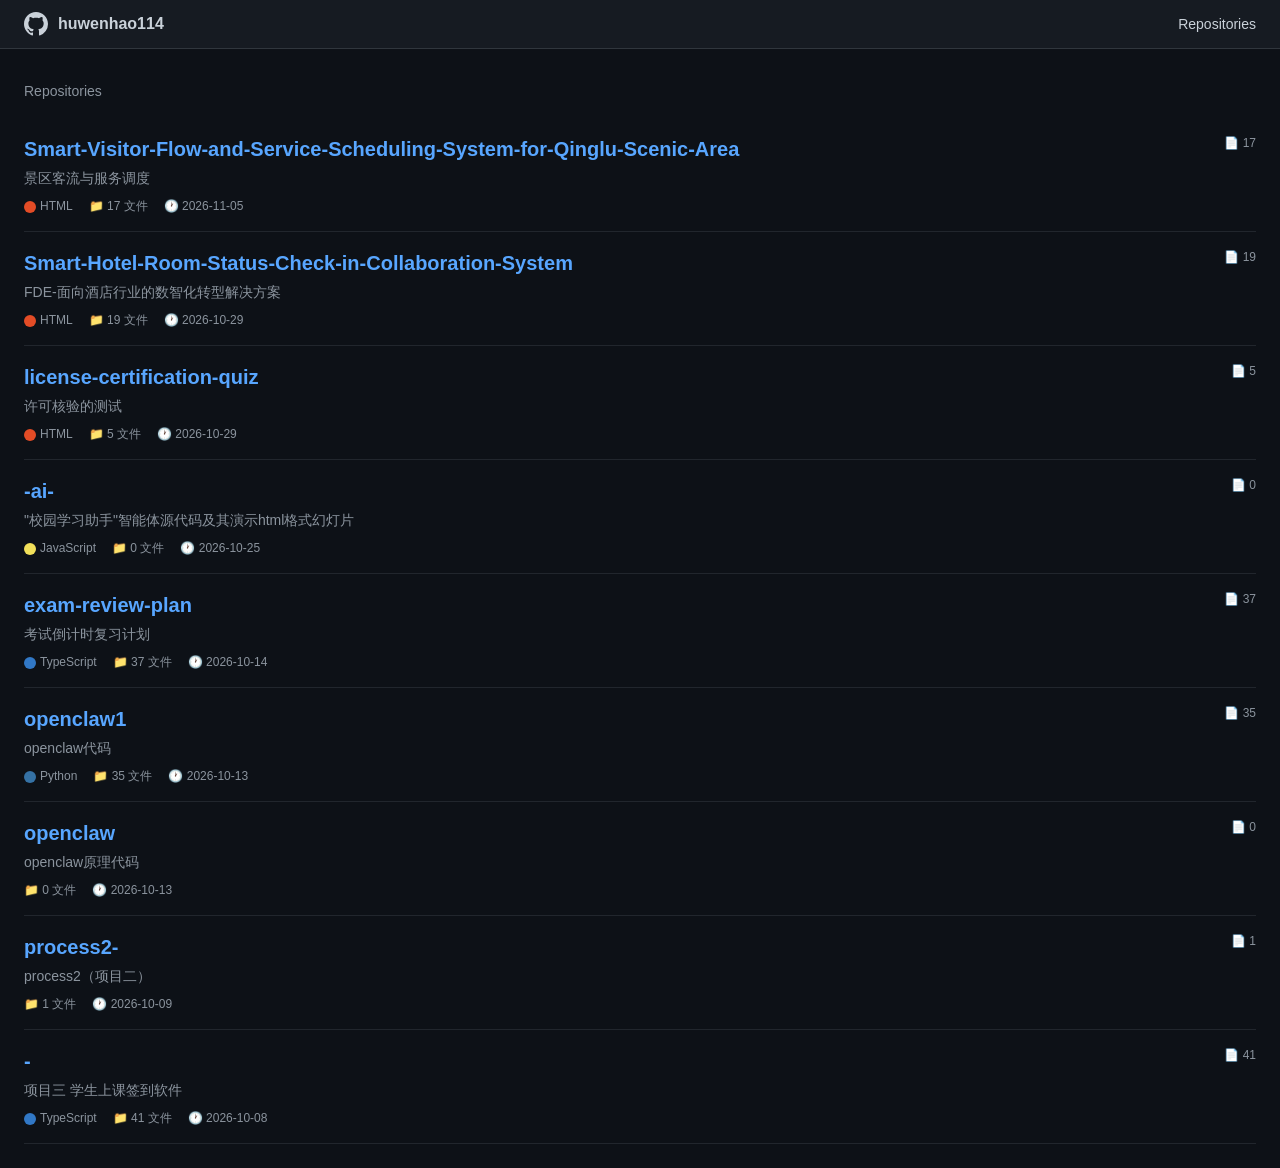
<file: index.html>
<!DOCTYPE html>
<html lang="zh-CN">
<head>
<meta charset="UTF-8">
<meta name="viewport" content="width=device-width, initial-scale=1.0">
<title>huwenhao114 · GitHub 备份</title>
<link rel="stylesheet" href="css/style.css">
</head>
<body>
<header>
  <div class="header-inner">
    <div class="logo" onclick="navigate('')">
      <svg viewBox="0 0 16 16" width="24" height="24" fill="currentColor"><path d="M8 0C3.58 0 0 3.58 0 8c0 3.54 2.29 6.53 5.47 7.59.4.07.55-.17.55-.38 0-.19-.01-.82-.01-1.49-2.01.37-2.53-.49-2.69-.94-.09-.23-.48-.94-.82-1.13-.28-.15-.68-.52-.01-.53.63-.01 1.08.58 1.23.82.72 1.21 1.87.87 2.33.66.07-.52.28-.87.51-1.07-1.78-.2-3.64-.89-3.64-3.95 0-.87.31-1.59.82-2.15-.08-.2-.36-1.02.08-2.12 0 0 .67-.21 2.2.82.64-.18 1.32-.27 2-.27.68 0 1.36.09 2 .27 1.53-1.04 2.2-.82 2.2-.82.44 1.1.16 1.92.08 2.12.51.56.82 1.27.82 2.15 0 3.07-1.87 3.75-3.65 3.95.29.25.54.73.54 1.48 0 1.07-.01 1.93-.01 2.2 0 .21.15.46.55.38A8.013 8.013 0 0016 8c0-4.42-3.58-8-8-8z"/></svg>
      <span>huwenhao114</span>
    </div>
    <div class="nav">
      <a href="#" onclick="navigate('');return false;">Repositories</a>
    </div>
  </div>
</header>

<main>
  <div id="breadcrumb"></div>
  <div id="content"></div>
</main>

<script src="js/repo-index.js"></script>
<script src="js/app.js"></script>
</body>
</html>
</file>
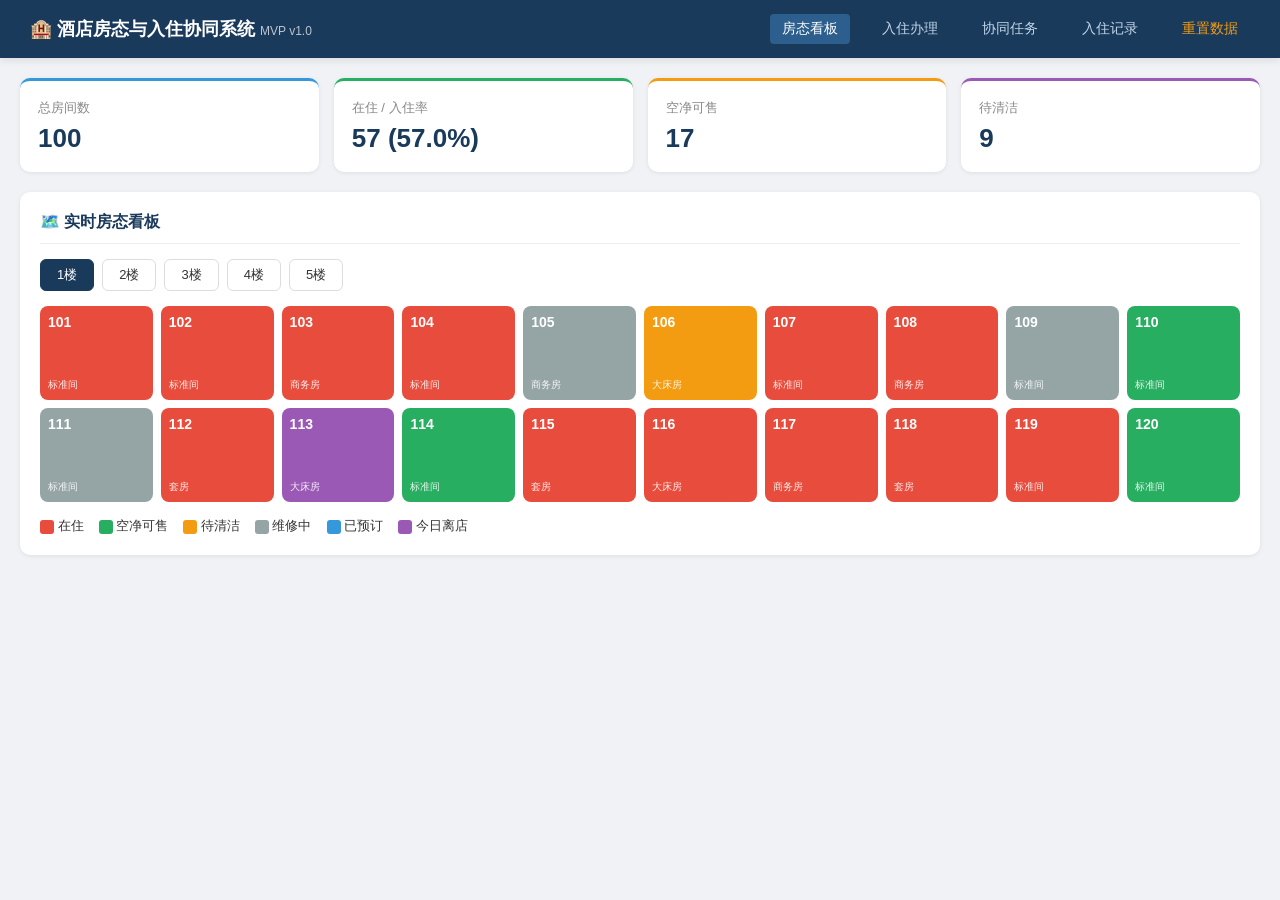
<file: repos/Smart-Hotel-Room-Status-Check-in-Collaboration-System/06-MVP/index.html>
<!DOCTYPE html>
<html lang="zh-CN">
<head>
<meta charset="UTF-8">
<meta name="viewport" content="width=device-width, initial-scale=1.0">
<title>酒店房态与入住协同系统 MVP</title>
<link rel="stylesheet" href="css/style.css">
</head>
<body>
<div class="navbar">
  <h1>🏨 酒店房态与入住协同系统 <small style="font-weight:normal;font-size:12px;opacity:0.7">MVP v1.0</small></h1>
  <div class="nav-links">
    <a href="#" data-page="page-board" class="active" onclick="showPage('page-board');return false">房态看板</a>
    <a href="#" data-page="page-checkin" onclick="showPage('page-checkin');return false">入住办理</a>
    <a href="#" data-page="page-tasks" onclick="showPage('page-tasks');return false">协同任务</a>
    <a href="#" data-page="page-records" onclick="showPage('page-records');return false">入住记录</a>
    <a href="#" onclick="resetData();return false" style="color:#f39c12">重置数据</a>
  </div>
</div>

<div class="container">
  <!-- 统计卡片 -->
  <div class="stats-row">
    <div class="stat-card"><div class="stat-label">总房间数</div><div class="stat-value" id="statTotal">100</div></div>
    <div class="stat-card green"><div class="stat-label">在住 / 入住率</div><div class="stat-value" id="statOcc">—</div></div>
    <div class="stat-card orange"><div class="stat-label">空净可售</div><div class="stat-value" id="statVac">—</div></div>
    <div class="stat-card purple"><div class="stat-label">待清洁</div><div class="stat-value" id="statCln">—</div></div>
  </div>

  <!-- 房态看板 -->
  <div class="page active" id="page-board">
    <div class="panel">
      <div class="panel-title">🗺️ 实时房态看板</div>
      <div class="floor-tabs"></div>
      <div class="room-board" id="roomBoard"></div>
      <div style="margin-top:15px;display:flex;gap:15px;flex-wrap:wrap;font-size:13px">
        <span><span style="display:inline-block;width:14px;height:14px;background:#e74c3c;border-radius:3px;vertical-align:middle"></span> 在住</span>
        <span><span style="display:inline-block;width:14px;height:14px;background:#27ae60;border-radius:3px;vertical-align:middle"></span> 空净可售</span>
        <span><span style="display:inline-block;width:14px;height:14px;background:#f39c12;border-radius:3px;vertical-align:middle"></span> 待清洁</span>
        <span><span style="display:inline-block;width:14px;height:14px;background:#95a5a6;border-radius:3px;vertical-align:middle"></span> 维修中</span>
        <span><span style="display:inline-block;width:14px;height:14px;background:#3498db;border-radius:3px;vertical-align:middle"></span> 已预订</span>
        <span><span style="display:inline-block;width:14px;height:14px;background:#9b59b6;border-radius:3px;vertical-align:middle"></span> 今日离店</span>
      </div>
    </div>
  </div>

  <!-- 入住办理 -->
  <div class="page" id="page-checkin">
    <div class="panel">
      <div class="panel-title">📝 客人入住办理</div>
      <div class="form-row">
        <div class="form-group"><label>客人姓名 *</label><input id="ciName" placeholder="请输入姓名"></div>
        <div class="form-group"><label>证件号 *</label><input id="ciIdcard" placeholder="身份证号"></div>
      </div>
      <div class="form-row">
        <div class="form-group"><label>联系电话</label><input id="ciPhone" placeholder="手机号"></div>
        <div class="form-group"><label>选择房间 *</label><select id="ciRoomSelect"></select></div>
      </div>
      <div class="form-row">
        <div class="form-group"><label>入住方式</label>
          <select id="ciWay"><option>自助机</option><option>小程序</option><option>前台人工</option></select>
        </div>
        <div class="form-group"><label>押金(元)</label><input id="ciDeposit" type="number" value="300"></div>
      </div>
      <button class="btn btn-primary" onclick="doCheckin()">确认办理入住</button>
    </div>
  </div>

  <!-- 协同任务 -->
  <div class="page" id="page-tasks">
    <div class="panel">
      <div class="panel-title" style="display:flex;justify-content:space-between;align-items:center">
        <span>⚡ 跨部门协同任务</span>
        <button class="btn btn-primary" onclick="addTask()">+ 新建任务</button>
      </div>
      <div id="taskList"></div>
    </div>
  </div>

  <!-- 入住记录 -->
  <div class="page" id="page-records">
    <div class="panel">
      <div class="panel-title">📋 入住记录</div>
      <table>
        <thead><tr><th>房号</th><th>房型</th><th>客人</th><th>证件号</th><th>入住方式</th><th>押金</th><th>办理时间</th></tr></thead>
        <tbody id="recordsBody"></tbody>
      </table>
    </div>
  </div>
</div>

<!-- 房间详情模态框 -->
<div class="modal-mask" id="roomModal">
  <div class="modal">
    <h3>房间详情 - <span id="modalRoomNum"></span></h3>
    <div class="form-row">
      <div class="form-group"><label>房型</label><div id="modalRoomType" style="padding:8px 0;color:#555"></div></div>
      <div class="form-group"><label>当前状态</label><div id="modalStatus" style="padding:6px 0"></div></div>
    </div>
    <div class="form-row">
      <div class="form-group"><label>入住客人</label><div id="modalGuest" style="padding:8px 0;color:#555"></div></div>
      <div class="form-group"><label>入住时间</label><div id="modalCheckinTime" style="padding:8px 0;color:#555"></div></div>
    </div>
    <div class="form-group" style="margin-top:10px"><label>修改房态</label>
      <select id="modalStatusSelect"></select>
    </div>
    <div class="modal-actions">
      <button class="btn btn-ghost" onclick="document.getElementById('roomModal').classList.remove('show')">取消</button>
      <button class="btn btn-primary" onclick="saveRoomStatus()">保存</button>
    </div>
  </div>
</div>

<div class="toast" id="toast"></div>
<script src="js/app.js"></script>
</body>
</html>
</file>
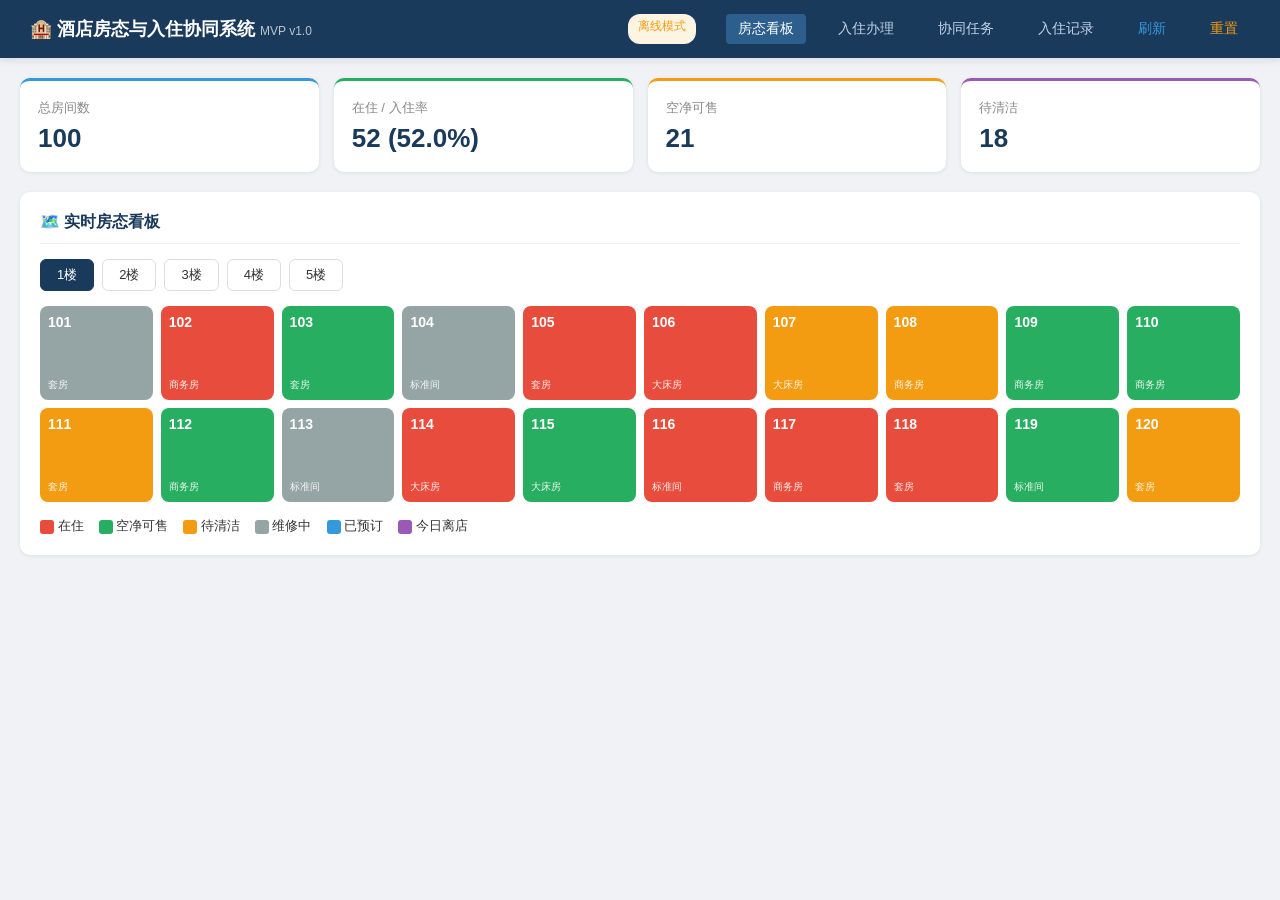
<file: repos/Smart-Hotel-Room-Status-Check-in-Collaboration-System/06-MVP/frontend/index.html>
<!DOCTYPE html>
<html lang="zh-CN">
<head>
<meta charset="UTF-8">
<meta name="viewport" content="width=device-width, initial-scale=1.0">
<title>酒店房态与入住协同系统 MVP</title>
<link rel="stylesheet" href="css/style.css">
</head>
<body>
<div class="navbar">
  <h1>🏨 酒店房态与入住协同系统 <small style="font-weight:normal;font-size:12px;opacity:0.7">MVP v1.0</small></h1>
  <div class="nav-links">
    <span id="modeBadge" class="tag tag-orange" style="margin-right:10px;padding:4px 10px">检测中...</span>
    <a href="#" data-page="page-board" class="active" onclick="showPage('page-board');return false">房态看板</a>
    <a href="#" data-page="page-checkin" onclick="showPage('page-checkin');return false">入住办理</a>
    <a href="#" data-page="page-tasks" onclick="showPage('page-tasks');return false">协同任务</a>
    <a href="#" data-page="page-records" onclick="showPage('page-records');return false">入住记录</a>
    <a href="#" onclick="refreshData();return false" style="color:#3498db">刷新</a>
    <a href="#" onclick="resetData();return false" style="color:#f39c12">重置</a>
  </div>
</div>

<div class="container">
  <div class="stats-row">
    <div class="stat-card"><div class="stat-label">总房间数</div><div class="stat-value" id="statTotal">100</div></div>
    <div class="stat-card green"><div class="stat-label">在住 / 入住率</div><div class="stat-value" id="statOcc">—</div></div>
    <div class="stat-card orange"><div class="stat-label">空净可售</div><div class="stat-value" id="statVac">—</div></div>
    <div class="stat-card purple"><div class="stat-label">待清洁</div><div class="stat-value" id="statCln">—</div></div>
  </div>

  <div class="page active" id="page-board">
    <div class="panel">
      <div class="panel-title">🗺️ 实时房态看板</div>
      <div class="floor-tabs"></div>
      <div class="room-board" id="roomBoard"></div>
      <div style="margin-top:15px;display:flex;gap:15px;flex-wrap:wrap;font-size:13px">
        <span><span style="display:inline-block;width:14px;height:14px;background:#e74c3c;border-radius:3px;vertical-align:middle"></span> 在住</span>
        <span><span style="display:inline-block;width:14px;height:14px;background:#27ae60;border-radius:3px;vertical-align:middle"></span> 空净可售</span>
        <span><span style="display:inline-block;width:14px;height:14px;background:#f39c12;border-radius:3px;vertical-align:middle"></span> 待清洁</span>
        <span><span style="display:inline-block;width:14px;height:14px;background:#95a5a6;border-radius:3px;vertical-align:middle"></span> 维修中</span>
        <span><span style="display:inline-block;width:14px;height:14px;background:#3498db;border-radius:3px;vertical-align:middle"></span> 已预订</span>
        <span><span style="display:inline-block;width:14px;height:14px;background:#9b59b6;border-radius:3px;vertical-align:middle"></span> 今日离店</span>
      </div>
    </div>
  </div>

  <div class="page" id="page-checkin">
    <div class="panel">
      <div class="panel-title">📝 客人入住办理</div>
      <div class="form-row">
        <div class="form-group"><label>客人姓名 *</label><input id="ciName" placeholder="请输入姓名"></div>
        <div class="form-group"><label>证件号 *</label><input id="ciIdcard" placeholder="身份证号"></div>
      </div>
      <div class="form-row">
        <div class="form-group"><label>联系电话</label><input id="ciPhone" placeholder="手机号"></div>
        <div class="form-group"><label>选择房间 *</label><select id="ciRoomSelect"></select></div>
      </div>
      <div class="form-row">
        <div class="form-group"><label>入住方式</label>
          <select id="ciWay"><option>自助机</option><option>小程序</option><option>前台人工</option></select>
        </div>
        <div class="form-group"><label>押金(元)</label><input id="ciDeposit" type="number" value="300"></div>
      </div>
      <button class="btn btn-primary" onclick="doCheckin()">确认办理入住</button>
    </div>
  </div>

  <div class="page" id="page-tasks">
    <div class="panel">
      <div class="panel-title" style="display:flex;justify-content:space-between;align-items:center">
        <span>⚡ 跨部门协同任务</span>
        <button class="btn btn-primary" onclick="addTask()">+ 新建任务</button>
      </div>
      <div id="taskList"></div>
    </div>
  </div>

  <div class="page" id="page-records">
    <div class="panel">
      <div class="panel-title">📋 入住记录</div>
      <table>
        <thead><tr><th>房号</th><th>房型</th><th>客人</th><th>证件号</th><th>入住方式</th><th>押金</th><th>办理时间</th></tr></thead>
        <tbody id="recordsBody"></tbody>
      </table>
    </div>
  </div>
</div>

<div class="modal-mask" id="roomModal">
  <div class="modal">
    <h3>房间详情 - <span id="modalRoomNum"></span></h3>
    <div class="form-row">
      <div class="form-group"><label>房型</label><div id="modalRoomType" style="padding:8px 0;color:#555"></div></div>
      <div class="form-group"><label>当前状态</label><div id="modalStatus" style="padding:6px 0"></div></div>
    </div>
    <div class="form-row">
      <div class="form-group"><label>入住客人</label><div id="modalGuest" style="padding:8px 0;color:#555"></div></div>
      <div class="form-group"><label>入住时间</label><div id="modalCheckinTime" style="padding:8px 0;color:#555"></div></div>
    </div>
    <div class="form-group" style="margin-top:10px"><label>修改房态</label>
      <select id="modalStatusSelect"></select>
    </div>
    <div class="modal-actions">
      <button class="btn btn-ghost" onclick="document.getElementById('roomModal').classList.remove('show')">取消</button>
      <button class="btn btn-primary" onclick="saveRoomStatus()">保存</button>
    </div>
  </div>
</div>

<div class="toast" id="toast"></div>
<script src="js/app.js"></script>
</body>
</html>
</file>
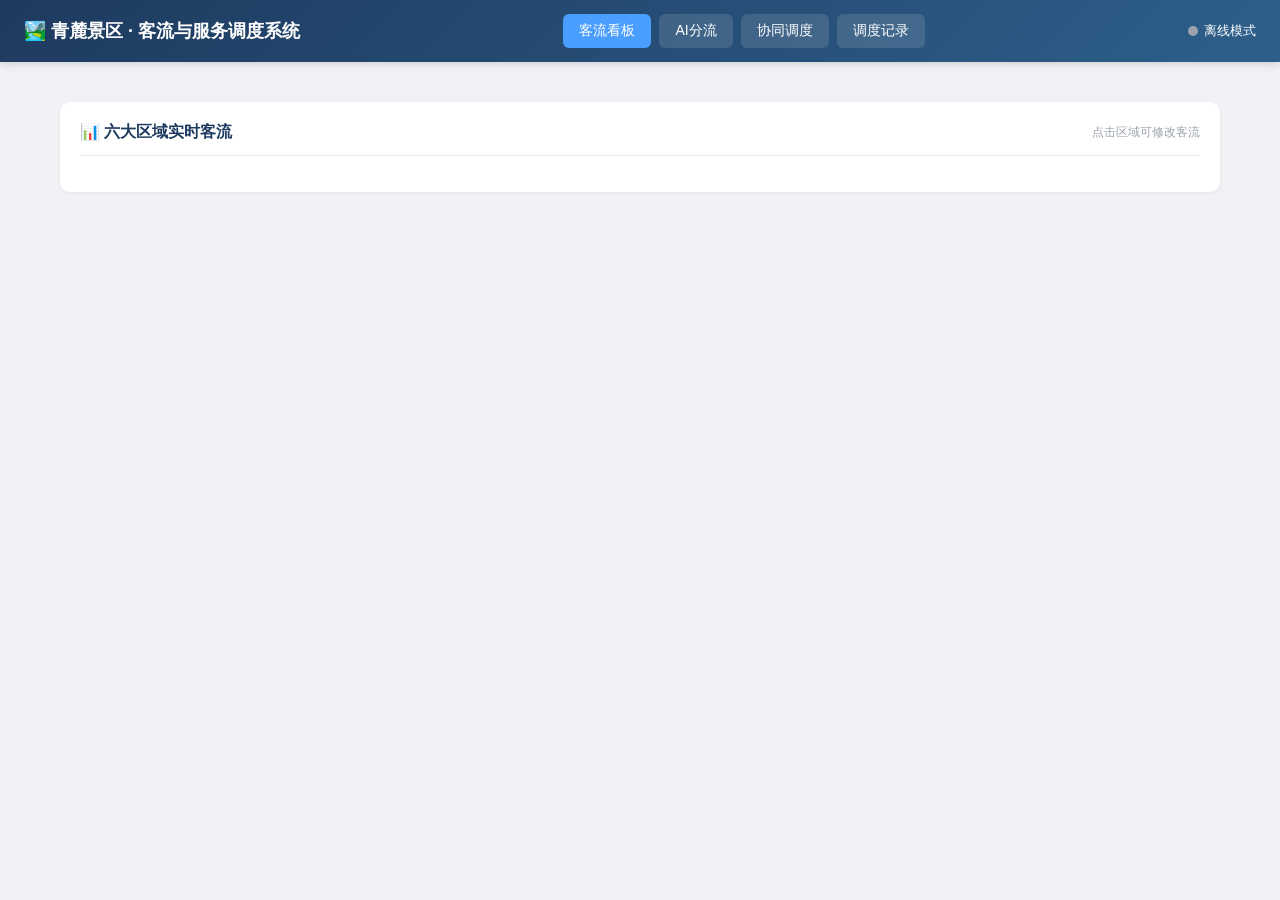
<file: repos/Smart-Visitor-Flow-and-Service-Scheduling-System-for-Qinglu-Scenic-Area/06-MVP/frontend/index.html>
<!DOCTYPE html>
<html lang="zh-CN">
<head>
<meta charset="UTF-8">
<meta name="viewport" content="width=device-width, initial-scale=1.0">
<title>青麓景区 · 客流与服务调度系统 MVP</title>
<link rel="stylesheet" href="css/style.css">
</head>
<body>
<header>
  <div class="logo">🏞️ 青麓景区 · 客流与服务调度系统</div>
  <nav>
    <button class="nav-btn active" data-view="dashboard">客流看板</button>
    <button class="nav-btn" data-view="ai">AI分流</button>
    <button class="nav-btn" data-view="tasks">协同调度</button>
    <button class="nav-btn" data-view="records">调度记录</button>
  </nav>
  <div class="status" id="statusDot">
    <span class="dot"></span><span id="statusText">检测中...</span>
  </div>
</header>

<main>
  <!-- 统计卡片 -->
  <div class="stats" id="statsBar"></div>

  <!-- 客流看板 -->
  <section class="view active" id="view-dashboard">
    <div class="panel">
      <div class="panel-head"><h2>📊 六大区域实时客流</h2><span>点击区域可修改客流</span></div>
      <div class="area-grid" id="areaGrid"></div>
    </div>
  </section>

  <!-- AI分流 -->
  <section class="view" id="view-ai">
    <div class="panel">
      <div class="panel-head"><h2>🤖 AI智能分流建议</h2><button class="btn-primary" onclick="loadAI()">刷新建议</button></div>
      <div id="aiSuggestions" class="ai-list"></div>
    </div>
  </section>

  <!-- 协同调度 -->
  <section class="view" id="view-tasks">
    <div class="panel">
      <div class="panel-head">
        <h2>🔧 协同调度工单</h2>
        <button class="btn-primary" onclick="showTaskForm()">+ 新建任务</button>
      </div>
      <div id="taskForm" class="task-form" style="display:none">
        <input id="tfTitle" placeholder="任务标题">
        <input id="tfDesc" placeholder="任务描述">
        <select id="tfDept">
          <option>入口引导员</option><option>区域引导员</option>
          <option>保洁</option><option>安保</option><option>客服</option><option>设备维护</option>
        </select>
        <select id="tfPri">
          <option value="high">高</option><option value="mid" selected>中</option><option value="low">低</option>
        </select>
        <button class="btn-primary" onclick="createTask()">提交</button>
        <button class="btn-ghost" onclick="document.getElementById('taskForm').style.display='none'">取消</button>
      </div>
      <div id="taskList" class="task-list"></div>
    </div>
  </section>

  <!-- 调度记录 -->
  <section class="view" id="view-records">
    <div class="panel">
      <div class="panel-head"><h2>📋 客流变更记录</h2></div>
      <table class="record-table">
        <thead><tr><th>时间</th><th>区域</th><th>客流</th></tr></thead>
        <tbody id="recordTable"></tbody>
      </table>
    </div>
  </section>
</main>

<!-- 修改客流弹窗 -->
<div class="modal" id="flowModal" style="display:none">
  <div class="modal-box">
    <h3>修改 <span id="modalArea"></span> 客流</h3>
    <p>承载量：<span id="modalCap"></span> 人</p>
    <input type="number" id="modalFlow" placeholder="输入当前客流人数">
    <div class="modal-actions">
      <button class="btn-primary" onclick="saveFlow()">保存</button>
      <button class="btn-ghost" onclick="closeModal()">取消</button>
    </div>
  </div>
</div>

<script src="js/app.js"></script>
</body>
</html>
</file>
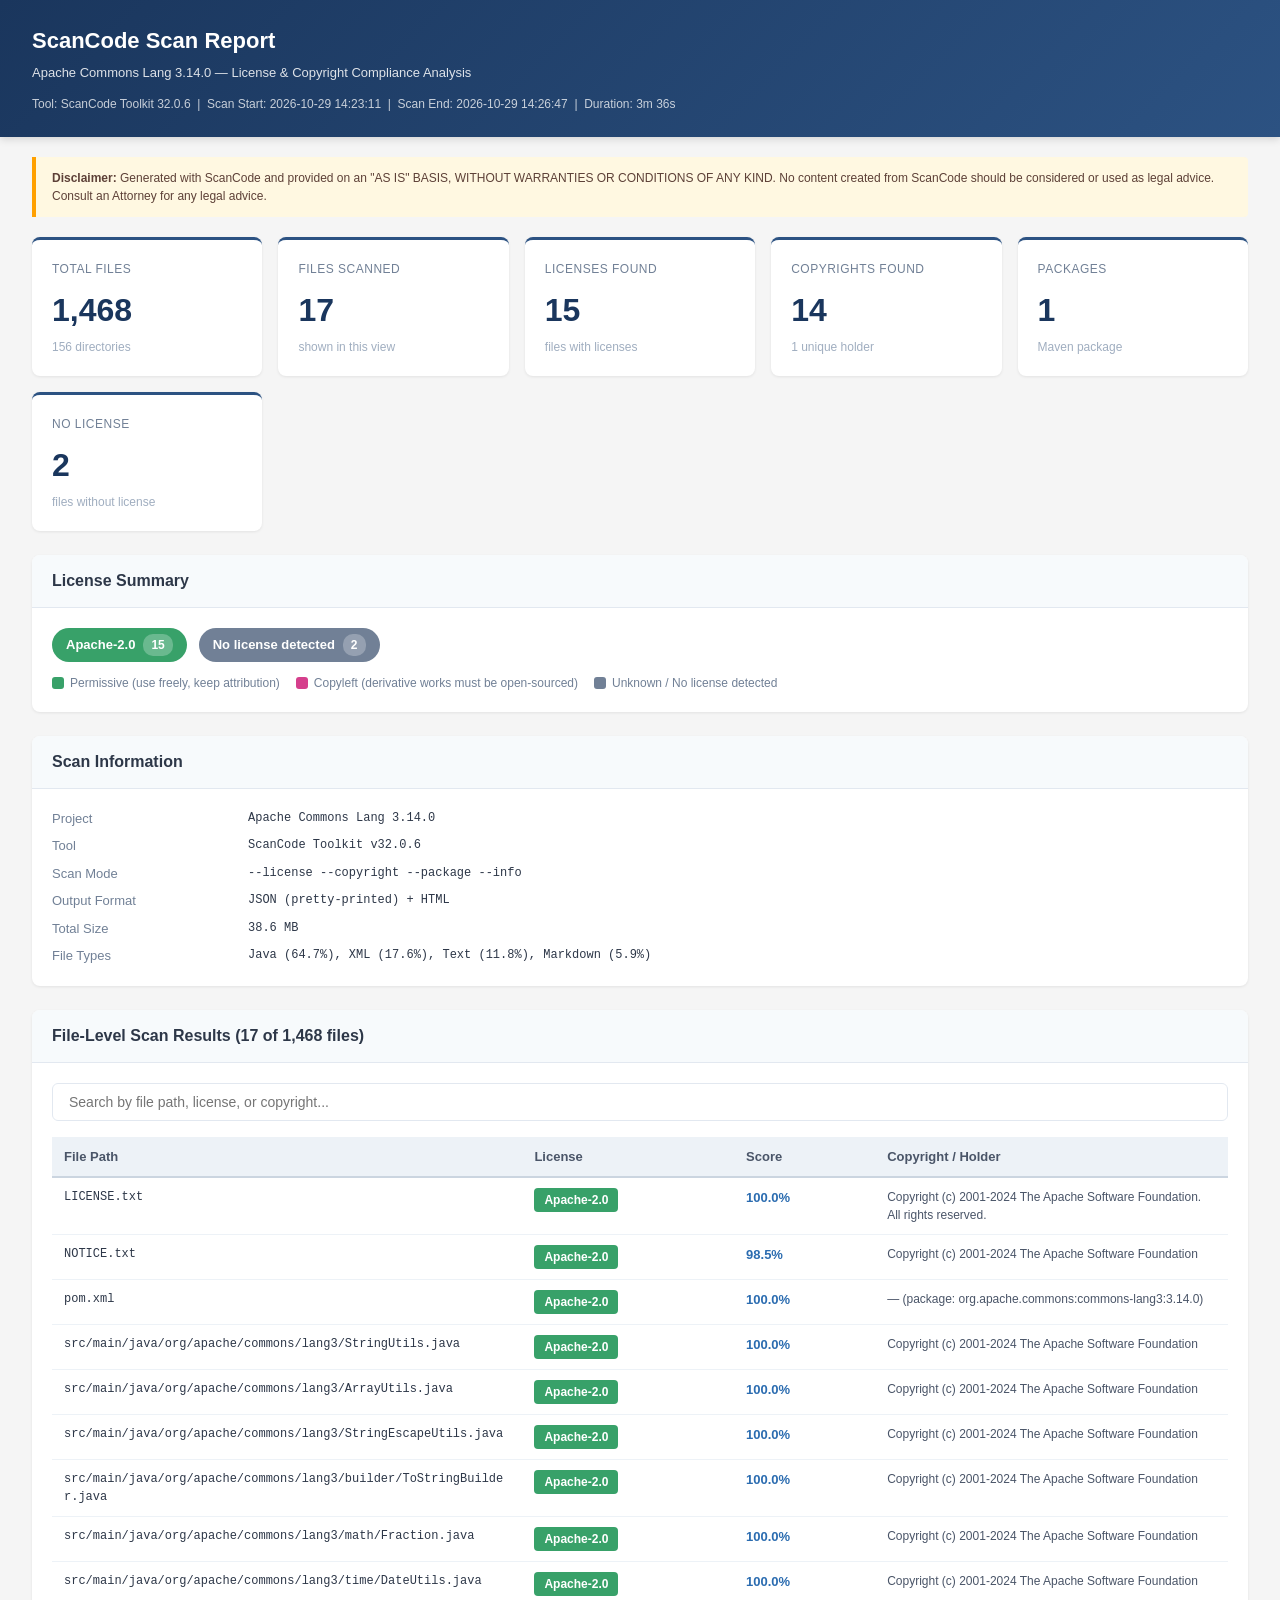
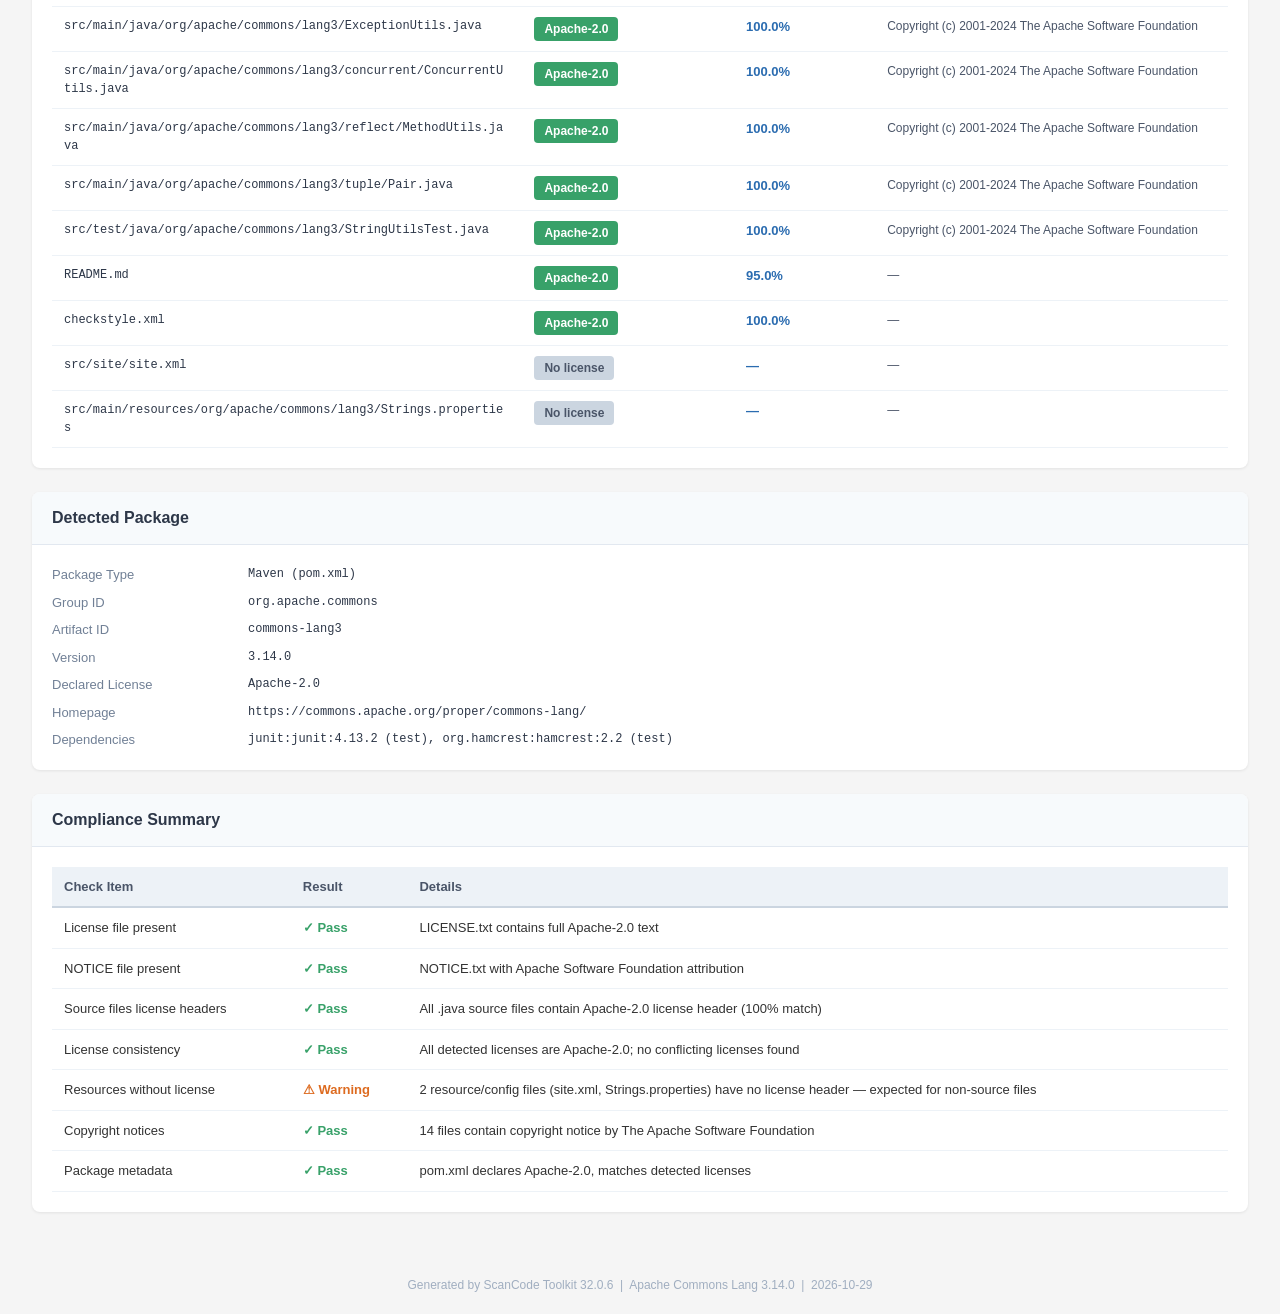
<file: repos/license-certification-quiz/report.html>
<!DOCTYPE html>
<html lang="en">
<head>
<meta charset="UTF-8">
<meta name="viewport" content="width=device-width, initial-scale=1.0">
<title>ScanCode Scan Report - commons-lang3</title>
<style>
  * { margin: 0; padding: 0; box-sizing: border-box; }
  body {
    font-family: "Helvetica Neue", Arial, sans-serif;
    background: #f5f5f5;
    color: #333;
    font-size: 14px;
    line-height: 1.5;
  }
  .header {
    background: linear-gradient(135deg, #1a365d 0%, #2c5282 100%);
    color: #fff;
    padding: 24px 32px;
    box-shadow: 0 2px 8px rgba(0,0,0,0.15);
  }
  .header h1 {
    font-size: 22px;
    font-weight: 600;
    margin-bottom: 6px;
  }
  .header .subtitle {
    font-size: 13px;
    opacity: 0.85;
  }
  .header .meta {
    margin-top: 12px;
    font-size: 12px;
    opacity: 0.75;
  }
  .container {
    max-width: 1280px;
    margin: 0 auto;
    padding: 20px 32px;
  }
  .notice {
    background: #fff8e1;
    border-left: 4px solid #ffa000;
    padding: 12px 16px;
    margin-bottom: 20px;
    font-size: 12px;
    color: #5d4037;
    border-radius: 0 4px 4px 0;
  }
  .stats-grid {
    display: grid;
    grid-template-columns: repeat(auto-fit, minmax(200px, 1fr));
    gap: 16px;
    margin-bottom: 24px;
  }
  .stat-card {
    background: #fff;
    border-radius: 8px;
    padding: 20px;
    box-shadow: 0 1px 3px rgba(0,0,0,0.08);
    border-top: 3px solid #2c5282;
  }
  .stat-card .label {
    font-size: 12px;
    color: #718096;
    text-transform: uppercase;
    letter-spacing: 0.5px;
    margin-bottom: 8px;
  }
  .stat-card .value {
    font-size: 32px;
    font-weight: 700;
    color: #1a365d;
  }
  .stat-card .sub {
    font-size: 12px;
    color: #a0aec0;
    margin-top: 4px;
  }
  .section {
    background: #fff;
    border-radius: 8px;
    margin-bottom: 24px;
    box-shadow: 0 1px 3px rgba(0,0,0,0.08);
    overflow: hidden;
  }
  .section-title {
    background: #f7fafc;
    padding: 14px 20px;
    font-size: 16px;
    font-weight: 600;
    color: #2d3748;
    border-bottom: 1px solid #e2e8f0;
  }
  .section-body {
    padding: 20px;
  }
  .license-summary {
    display: flex;
    gap: 12px;
    flex-wrap: wrap;
    align-items: center;
  }
  .license-badge {
    display: inline-flex;
    align-items: center;
    padding: 6px 14px;
    border-radius: 20px;
    font-size: 13px;
    font-weight: 600;
    color: #fff;
    cursor: default;
  }
  .license-badge .count {
    margin-left: 8px;
    background: rgba(255,255,255,0.25);
    padding: 2px 8px;
    border-radius: 10px;
    font-size: 12px;
  }
  .badge-permissive { background: #38a169; }
  .badge-copyleft { background: #d53f8c; }
  .badge-unknown { background: #718096; }
  .search-box {
    margin-bottom: 16px;
  }
  .search-box input {
    width: 100%;
    padding: 10px 16px;
    border: 1px solid #e2e8f0;
    border-radius: 6px;
    font-size: 14px;
    outline: none;
    transition: border-color 0.2s;
  }
  .search-box input:focus {
    border-color: #2c5282;
  }
  table {
    width: 100%;
    border-collapse: collapse;
    font-size: 13px;
  }
  thead th {
    background: #edf2f7;
    padding: 10px 12px;
    text-align: left;
    font-weight: 600;
    color: #4a5568;
    border-bottom: 2px solid #cbd5e0;
    position: sticky;
    top: 0;
    z-index: 1;
  }
  tbody td {
    padding: 10px 12px;
    border-bottom: 1px solid #edf2f7;
    vertical-align: top;
  }
  tbody tr:hover {
    background: #f7fafc;
  }
  .file-path {
    font-family: "SFMono-Regular", Consolas, monospace;
    font-size: 12px;
    color: #2d3748;
    word-break: break-all;
  }
  .license-tag {
    display: inline-block;
    padding: 3px 10px;
    border-radius: 4px;
    font-size: 12px;
    font-weight: 600;
    color: #fff;
  }
  .tag-apache { background: #38a169; }
  .tag-nolicense { background: #cbd5e0; color: #4a5568; }
  .copyright-text {
    font-size: 12px;
    color: #4a5568;
  }
  .score {
    font-weight: 600;
    color: #2b6cb0;
  }
  .legend {
    display: flex;
    gap: 16px;
    margin-top: 12px;
    font-size: 12px;
    color: #718096;
  }
  .legend-item {
    display: flex;
    align-items: center;
    gap: 6px;
  }
  .legend-dot {
    width: 12px;
    height: 12px;
    border-radius: 3px;
  }
  .footer {
    text-align: center;
    padding: 20px;
    font-size: 12px;
    color: #a0aec0;
  }
  .info-grid {
    display: grid;
    grid-template-columns: 180px 1fr;
    gap: 8px 16px;
    font-size: 13px;
  }
  .info-grid .key {
    color: #718096;
    font-weight: 500;
  }
  .info-grid .val {
    color: #2d3748;
    font-family: "SFMono-Regular", Consolas, monospace;
    font-size: 12px;
  }
</style>
</head>
<body>

<div class="header">
  <h1>ScanCode Scan Report</h1>
  <div class="subtitle">Apache Commons Lang 3.14.0 — License &amp; Copyright Compliance Analysis</div>
  <div class="meta">
    Tool: ScanCode Toolkit 32.0.6 &nbsp;|&nbsp;
    Scan Start: 2026-10-29 14:23:11 &nbsp;|&nbsp;
    Scan End: 2026-10-29 14:26:47 &nbsp;|&nbsp;
    Duration: 3m 36s
  </div>
</div>

<div class="container">

  <div class="notice">
    <strong>Disclaimer:</strong> Generated with ScanCode and provided on an "AS IS" BASIS, WITHOUT WARRANTIES OR CONDITIONS OF ANY KIND. No content created from ScanCode should be considered or used as legal advice. Consult an Attorney for any legal advice.
  </div>

  <!-- Statistics -->
  <div class="stats-grid">
    <div class="stat-card">
      <div class="label">Total Files</div>
      <div class="value">1,468</div>
      <div class="sub">156 directories</div>
    </div>
    <div class="stat-card">
      <div class="label">Files Scanned</div>
      <div class="value">17</div>
      <div class="sub">shown in this view</div>
    </div>
    <div class="stat-card">
      <div class="label">Licenses Found</div>
      <div class="value">15</div>
      <div class="sub">files with licenses</div>
    </div>
    <div class="stat-card">
      <div class="label">Copyrights Found</div>
      <div class="value">14</div>
      <div class="sub">1 unique holder</div>
    </div>
    <div class="stat-card">
      <div class="label">Packages</div>
      <div class="value">1</div>
      <div class="sub">Maven package</div>
    </div>
    <div class="stat-card">
      <div class="label">No License</div>
      <div class="value">2</div>
      <div class="sub">files without license</div>
    </div>
  </div>

  <!-- License Summary -->
  <div class="section">
    <div class="section-title">License Summary</div>
    <div class="section-body">
      <div class="license-summary">
        <span class="license-badge badge-permissive">Apache-2.0 <span class="count">15</span></span>
        <span class="license-badge badge-unknown">No license detected <span class="count">2</span></span>
      </div>
      <div class="legend">
        <div class="legend-item"><div class="legend-dot badge-permissive"></div> Permissive (use freely, keep attribution)</div>
        <div class="legend-item"><div class="legend-dot badge-copyleft"></div> Copyleft (derivative works must be open-sourced)</div>
        <div class="legend-item"><div class="legend-dot badge-unknown"></div> Unknown / No license detected</div>
      </div>
    </div>
  </div>

  <!-- Scan Info -->
  <div class="section">
    <div class="section-title">Scan Information</div>
    <div class="section-body">
      <div class="info-grid">
        <div class="key">Project</div><div class="val">Apache Commons Lang 3.14.0</div>
        <div class="key">Tool</div><div class="val">ScanCode Toolkit v32.0.6</div>
        <div class="key">Scan Mode</div><div class="val">--license --copyright --package --info</div>
        <div class="key">Output Format</div><div class="val">JSON (pretty-printed) + HTML</div>
        <div class="key">Total Size</div><div class="val">38.6 MB</div>
        <div class="key">File Types</div><div class="val">Java (64.7%), XML (17.6%), Text (11.8%), Markdown (5.9%)</div>
      </div>
    </div>
  </div>

  <!-- File Results Table -->
  <div class="section">
    <div class="section-title">File-Level Scan Results (17 of 1,468 files)</div>
    <div class="section-body">
      <div class="search-box">
        <input type="text" placeholder="Search by file path, license, or copyright..." id="searchInput" onkeyup="filterTable()">
      </div>
      <table id="resultsTable">
        <thead>
          <tr>
            <th style="width: 40%;">File Path</th>
            <th style="width: 18%;">License</th>
            <th style="width: 12%;">Score</th>
            <th style="width: 30%;">Copyright / Holder</th>
          </tr>
        </thead>
        <tbody>
          <tr>
            <td class="file-path">LICENSE.txt</td>
            <td><span class="license-tag tag-apache">Apache-2.0</span></td>
            <td class="score">100.0%</td>
            <td class="copyright-text">Copyright (c) 2001-2024 The Apache Software Foundation. All rights reserved.</td>
          </tr>
          <tr>
            <td class="file-path">NOTICE.txt</td>
            <td><span class="license-tag tag-apache">Apache-2.0</span></td>
            <td class="score">98.5%</td>
            <td class="copyright-text">Copyright (c) 2001-2024 The Apache Software Foundation</td>
          </tr>
          <tr>
            <td class="file-path">pom.xml</td>
            <td><span class="license-tag tag-apache">Apache-2.0</span></td>
            <td class="score">100.0%</td>
            <td class="copyright-text">— (package: org.apache.commons:commons-lang3:3.14.0)</td>
          </tr>
          <tr>
            <td class="file-path">src/main/java/org/apache/commons/lang3/StringUtils.java</td>
            <td><span class="license-tag tag-apache">Apache-2.0</span></td>
            <td class="score">100.0%</td>
            <td class="copyright-text">Copyright (c) 2001-2024 The Apache Software Foundation</td>
          </tr>
          <tr>
            <td class="file-path">src/main/java/org/apache/commons/lang3/ArrayUtils.java</td>
            <td><span class="license-tag tag-apache">Apache-2.0</span></td>
            <td class="score">100.0%</td>
            <td class="copyright-text">Copyright (c) 2001-2024 The Apache Software Foundation</td>
          </tr>
          <tr>
            <td class="file-path">src/main/java/org/apache/commons/lang3/StringEscapeUtils.java</td>
            <td><span class="license-tag tag-apache">Apache-2.0</span></td>
            <td class="score">100.0%</td>
            <td class="copyright-text">Copyright (c) 2001-2024 The Apache Software Foundation</td>
          </tr>
          <tr>
            <td class="file-path">src/main/java/org/apache/commons/lang3/builder/ToStringBuilder.java</td>
            <td><span class="license-tag tag-apache">Apache-2.0</span></td>
            <td class="score">100.0%</td>
            <td class="copyright-text">Copyright (c) 2001-2024 The Apache Software Foundation</td>
          </tr>
          <tr>
            <td class="file-path">src/main/java/org/apache/commons/lang3/math/Fraction.java</td>
            <td><span class="license-tag tag-apache">Apache-2.0</span></td>
            <td class="score">100.0%</td>
            <td class="copyright-text">Copyright (c) 2001-2024 The Apache Software Foundation</td>
          </tr>
          <tr>
            <td class="file-path">src/main/java/org/apache/commons/lang3/time/DateUtils.java</td>
            <td><span class="license-tag tag-apache">Apache-2.0</span></td>
            <td class="score">100.0%</td>
            <td class="copyright-text">Copyright (c) 2001-2024 The Apache Software Foundation</td>
          </tr>
          <tr>
            <td class="file-path">src/main/java/org/apache/commons/lang3/ExceptionUtils.java</td>
            <td><span class="license-tag tag-apache">Apache-2.0</span></td>
            <td class="score">100.0%</td>
            <td class="copyright-text">Copyright (c) 2001-2024 The Apache Software Foundation</td>
          </tr>
          <tr>
            <td class="file-path">src/main/java/org/apache/commons/lang3/concurrent/ConcurrentUtils.java</td>
            <td><span class="license-tag tag-apache">Apache-2.0</span></td>
            <td class="score">100.0%</td>
            <td class="copyright-text">Copyright (c) 2001-2024 The Apache Software Foundation</td>
          </tr>
          <tr>
            <td class="file-path">src/main/java/org/apache/commons/lang3/reflect/MethodUtils.java</td>
            <td><span class="license-tag tag-apache">Apache-2.0</span></td>
            <td class="score">100.0%</td>
            <td class="copyright-text">Copyright (c) 2001-2024 The Apache Software Foundation</td>
          </tr>
          <tr>
            <td class="file-path">src/main/java/org/apache/commons/lang3/tuple/Pair.java</td>
            <td><span class="license-tag tag-apache">Apache-2.0</span></td>
            <td class="score">100.0%</td>
            <td class="copyright-text">Copyright (c) 2001-2024 The Apache Software Foundation</td>
          </tr>
          <tr>
            <td class="file-path">src/test/java/org/apache/commons/lang3/StringUtilsTest.java</td>
            <td><span class="license-tag tag-apache">Apache-2.0</span></td>
            <td class="score">100.0%</td>
            <td class="copyright-text">Copyright (c) 2001-2024 The Apache Software Foundation</td>
          </tr>
          <tr>
            <td class="file-path">README.md</td>
            <td><span class="license-tag tag-apache">Apache-2.0</span></td>
            <td class="score">95.0%</td>
            <td class="copyright-text">—</td>
          </tr>
          <tr>
            <td class="file-path">checkstyle.xml</td>
            <td><span class="license-tag tag-apache">Apache-2.0</span></td>
            <td class="score">100.0%</td>
            <td class="copyright-text">—</td>
          </tr>
          <tr>
            <td class="file-path">src/site/site.xml</td>
            <td><span class="license-tag tag-nolicense">No license</span></td>
            <td class="score">—</td>
            <td class="copyright-text">—</td>
          </tr>
          <tr>
            <td class="file-path">src/main/resources/org/apache/commons/lang3/Strings.properties</td>
            <td><span class="license-tag tag-nolicense">No license</span></td>
            <td class="score">—</td>
            <td class="copyright-text">—</td>
          </tr>
        </tbody>
      </table>
    </div>
  </div>

  <!-- Package Info -->
  <div class="section">
    <div class="section-title">Detected Package</div>
    <div class="section-body">
      <div class="info-grid">
        <div class="key">Package Type</div><div class="val">Maven (pom.xml)</div>
        <div class="key">Group ID</div><div class="val">org.apache.commons</div>
        <div class="key">Artifact ID</div><div class="val">commons-lang3</div>
        <div class="key">Version</div><div class="val">3.14.0</div>
        <div class="key">Declared License</div><div class="val">Apache-2.0</div>
        <div class="key">Homepage</div><div class="val">https://commons.apache.org/proper/commons-lang/</div>
        <div class="key">Dependencies</div><div class="val">junit:junit:4.13.2 (test), org.hamcrest:hamcrest:2.2 (test)</div>
      </div>
    </div>
  </div>

  <!-- Compliance Summary -->
  <div class="section">
    <div class="section-title">Compliance Summary</div>
    <div class="section-body">
      <table>
        <thead>
          <tr><th>Check Item</th><th>Result</th><th>Details</th></tr>
        </thead>
        <tbody>
          <tr>
            <td>License file present</td>
            <td style="color: #38a169; font-weight: 600;">✓ Pass</td>
            <td>LICENSE.txt contains full Apache-2.0 text</td>
          </tr>
          <tr>
            <td>NOTICE file present</td>
            <td style="color: #38a169; font-weight: 600;">✓ Pass</td>
            <td>NOTICE.txt with Apache Software Foundation attribution</td>
          </tr>
          <tr>
            <td>Source files license headers</td>
            <td style="color: #38a169; font-weight: 600;">✓ Pass</td>
            <td>All .java source files contain Apache-2.0 license header (100% match)</td>
          </tr>
          <tr>
            <td>License consistency</td>
            <td style="color: #38a169; font-weight: 600;">✓ Pass</td>
            <td>All detected licenses are Apache-2.0; no conflicting licenses found</td>
          </tr>
          <tr>
            <td>Resources without license</td>
            <td style="color: #dd6b20; font-weight: 600;">⚠ Warning</td>
            <td>2 resource/config files (site.xml, Strings.properties) have no license header — expected for non-source files</td>
          </tr>
          <tr>
            <td>Copyright notices</td>
            <td style="color: #38a169; font-weight: 600;">✓ Pass</td>
            <td>14 files contain copyright notice by The Apache Software Foundation</td>
          </tr>
          <tr>
            <td>Package metadata</td>
            <td style="color: #38a169; font-weight: 600;">✓ Pass</td>
            <td>pom.xml declares Apache-2.0, matches detected licenses</td>
          </tr>
        </tbody>
      </table>
    </div>
  </div>

</div>

<div class="footer">
  Generated by ScanCode Toolkit 32.0.6 &nbsp;|&nbsp; Apache Commons Lang 3.14.0 &nbsp;|&nbsp; 2026-10-29
</div>

<script>
function filterTable() {
  const input = document.getElementById('searchInput');
  const filter = input.value.toLowerCase();
  const rows = document.querySelectorAll('#resultsTable tbody tr');
  rows.forEach(row => {
    const text = row.textContent.toLowerCase();
    row.style.display = text.includes(filter) ? '' : 'none';
  });
}
</script>

</body>
</html>
</file>
<file: css/style.css>
* { margin: 0; padding: 0; box-sizing: border-box; }
body { font-family: -apple-system, BlinkMacSystemFont, 'Segoe UI', 'Noto Sans SC', Helvetica, Arial, sans-serif; background: #0d1117; color: #c9d1d9; line-height: 1.5; }
a { color: #58a6ff; text-decoration: none; }
a:hover { text-decoration: underline; }

header { background: #161b22; border-bottom: 1px solid #30363d; position: sticky; top: 0; z-index: 100; }
.header-inner { max-width: 1280px; margin: 0 auto; padding: 12px 24px; display: flex; align-items: center; justify-content: space-between; }
.logo { display: flex; align-items: center; gap: 10px; cursor: pointer; font-weight: 600; font-size: 16px; }
.logo span { color: #c9d1d9; }
.nav a { color: #c9d1d9; margin-left: 16px; font-size: 14px; }
.nav a:hover { color: #58a6ff; text-decoration: none; }

main { max-width: 1280px; margin: 0 auto; padding: 24px; }
#breadcrumb { padding: 8px 0 16px; font-size: 14px; color: #8b949e; }
#breadcrumb a { color: #58a6ff; }

/* 仓库列表 */
.repo-list { display: flex; flex-direction: column; gap: 0; }
.repo-item { padding: 16px 0; border-bottom: 1px solid #21262d; display: flex; justify-content: space-between; align-items: flex-start; }
.repo-item:hover { background: rgba(56,139,253,0.04); }
.repo-name { font-size: 20px; font-weight: 600; color: #58a6ff; cursor: pointer; }
.repo-name:hover { text-decoration: underline; }
.repo-desc { font-size: 14px; color: #8b949e; margin-top: 4px; }
.repo-meta { display: flex; gap: 16px; margin-top: 8px; font-size: 12px; color: #8b949e; align-items: center; }
.lang-dot { display: inline-block; width: 12px; height: 12px; border-radius: 50%; margin-right: 4px; vertical-align: middle; }
.repo-stats { display: flex; gap: 12px; font-size: 12px; color: #8b949e; }

/* 文件浏览器 */
.file-browser { border: 1px solid #30363d; border-radius: 6px; overflow: hidden; }
.file-header { background: #161b22; padding: 12px 16px; border-bottom: 1px solid #30363d; display: flex; justify-content: space-between; align-items: center; }
.file-list { list-style: none; }
.file-list li { padding: 8px 16px; border-bottom: 1px solid #21262d; display: flex; align-items: center; gap: 8px; cursor: pointer; font-size: 14px; }
.file-list li:last-child { border-bottom: none; }
.file-list li:hover { background: rgba(56,139,253,0.04); }
.file-icon { font-size: 16px; width: 20px; text-align: center; }
.file-name { color: #c9d1d9; flex: 1; }
.file-list li.dir .file-name { color: #58a6ff; font-weight: 500; }
.file-size { color: #8b949e; font-size: 12px; }

/* 代码查看 */
.code-view { border: 1px solid #30363d; border-radius: 6px; overflow: hidden; margin-top: 16px; }
.code-header { background: #161b22; padding: 10px 16px; border-bottom: 1px solid #30363d; font-size: 13px; color: #8b949e; display: flex; justify-content: space-between; }
pre { background: #0d1117; padding: 16px; overflow-x: auto; font-size: 13px; line-height: 1.5; }
code { font-family: 'SFMono-Regular', Consolas, 'Liberation Mono', Menlo, monospace; }
.line-numbers { display: inline-block; width: 3em; text-align: right; color: #484f58; margin-right: 1em; user-select: none; }

/* README */
.readme { border: 1px solid #30363d; border-radius: 6px; overflow: hidden; margin-top: 16px; }
.readme-body { padding: 24px; background: #0d1117; }
.readme-body h1, .readme-body h2, .readme-body h3 { border-bottom: 1px solid #21262d; padding-bottom: 8px; margin: 24px 0 16px; }
.readme-body p { margin: 12px 0; }
.readme-body code { background: #161b22; padding: 2px 6px; border-radius: 3px; font-size: 13px; }
.readme-body pre { background: #161b22; padding: 16px; border-radius: 6px; margin: 12px 0; }
.readme-body ul, .readme-body ol { padding-left: 24px; margin: 12px 0; }
.readme-body table { border-collapse: collapse; margin: 12px 0; }
.readme-body th, .readme-body td { border: 1px solid #30363d; padding: 6px 12px; }

.loading { text-align: center; padding: 48px; color: #8b949e; }
.error { color: #f85149; padding: 24px; }
.back-btn { color: #58a6ff; cursor: pointer; font-size: 14px; }
.back-btn:hover { text-decoration: underline; }

@media (max-width: 768px) {
  main { padding: 16px; }
  .repo-item { flex-direction: column; gap: 8px; }
}
</file>
<file: repos/Smart-Hotel-Room-Status-Check-in-Collaboration-System/06-MVP/css/style.css>
/* 酒店房态与入住协同 MVP 样式 */
* { margin: 0; padding: 0; box-sizing: border-box; }
body { font-family: "Microsoft YaHei", sans-serif; background: #f0f2f5; color: #333; }
.navbar { background: #1a3a5c; color: #fff; padding: 14px 30px; display: flex; justify-content: space-between; align-items: center; box-shadow: 0 2px 8px rgba(0,0,0,0.1); }
.navbar h1 { font-size: 18px; }
.navbar .nav-links { display: flex; gap: 20px; }
.navbar .nav-links a { color: #c0d4e8; text-decoration: none; font-size: 14px; padding: 6px 12px; border-radius: 4px; transition: all 0.2s; }
.navbar .nav-links a.active, .navbar .nav-links a:hover { background: #2c5f8d; color: #fff; }
.container { padding: 20px; max-width: 1400px; margin: 0 auto; }
.page { display: none; }
.page.active { display: block; }
.stats-row { display: grid; grid-template-columns: repeat(4,1fr); gap: 15px; margin-bottom: 20px; }
.stat-card { background: #fff; border-radius: 10px; padding: 18px; box-shadow: 0 1px 4px rgba(0,0,0,0.08); border-top: 3px solid #3498db; }
.stat-card.green { border-top-color: #27ae60; }
.stat-card.orange { border-top-color: #f39c12; }
.stat-card.purple { border-top-color: #9b59b6; }
.stat-label { color: #888; font-size: 13px; }
.stat-value { font-size: 26px; font-weight: bold; color: #1a3a5c; margin-top: 6px; }
.panel { background: #fff; border-radius: 10px; padding: 20px; box-shadow: 0 1px 4px rgba(0,0,0,0.08); margin-bottom: 15px; }
.panel-title { font-size: 16px; font-weight: bold; color: #1a3a5c; margin-bottom: 15px; padding-bottom: 10px; border-bottom: 1px solid #eee; }

/* 房态图 */
.floor-tabs { display: flex; gap: 8px; margin-bottom: 15px; flex-wrap: wrap; }
.floor-tab { padding: 6px 16px; border: 1px solid #ddd; border-radius: 6px; cursor: pointer; background: #fff; font-size: 13px; }
.floor-tab.active { background: #1a3a5c; color: #fff; border-color: #1a3a5c; }
.room-board { display: grid; grid-template-columns: repeat(10,1fr); gap: 8px; }
.room-card { aspect-ratio: 1.2; border-radius: 8px; padding: 8px; cursor: pointer; transition: transform 0.15s; display: flex; flex-direction: column; justify-content: space-between; color: #fff; font-size: 12px; }
.room-card:hover { transform: translateY(-3px); box-shadow: 0 4px 12px rgba(0,0,0,0.2); }
.room-card .rn { font-weight: bold; font-size: 14px; }
.room-card .rt { font-size: 10px; opacity: 0.9; }
.room-card.occupied { background: #e74c3c; }
.room-card.vacant { background: #27ae60; }
.room-card.cleaning { background: #f39c12; }
.room-card.maintenance { background: #95a5a6; }
.room-card.reserved { background: #3498db; }
.room-card.checkout { background: #9b59b6; }

/* 表单 */
.form-row { display: grid; grid-template-columns: 1fr 1fr; gap: 15px; margin-bottom: 12px; }
.form-group { display: flex; flex-direction: column; }
.form-group label { font-size: 13px; color: #555; margin-bottom: 5px; }
.form-group input, .form-group select { padding: 8px 12px; border: 1px solid #ddd; border-radius: 6px; font-size: 14px; }
.form-group input:focus, .form-group select:focus { outline: none; border-color: #3498db; }
.btn { padding: 9px 20px; border: none; border-radius: 6px; cursor: pointer; font-size: 14px; transition: all 0.2s; }
.btn-primary { background: #1a3a5c; color: #fff; }
.btn-primary:hover { background: #2c5f8d; }
.btn-success { background: #27ae60; color: #fff; }
.btn-success:hover { background: #219a52; }
.btn-warning { background: #f39c12; color: #fff; }
.btn-ghost { background: #fff; color: #666; border: 1px solid #ddd; }
.btn-ghost:hover { background: #f5f5f5; }

table { width: 100%; border-collapse: collapse; font-size: 13px; }
th { background: #f5f7fa; color: #555; padding: 10px; text-align: left; font-weight: 600; border-bottom: 2px solid #e8e8e8; }
td { padding: 10px; border-bottom: 1px solid #eee; }
tr:hover td { background: #f9fafb; }
.tag { padding: 3px 10px; border-radius: 12px; font-size: 12px; }
.tag-green { background: #e8f8f0; color: #27ae60; }
.tag-orange { background: #fef4e2; color: #f39c12; }
.tag-blue { background: #e8f2fc; color: #3498db; }
.tag-red { background: #fde8e8; color: #e74c3c; }
.tag-gray { background: #f0f0f0; color: #888; }

/* 模态框 */
.modal-mask { position: fixed; top:0; left:0; right:0; bottom:0; background: rgba(0,0,0,0.5); display: none; align-items: center; justify-content: center; z-index: 1000; }
.modal-mask.show { display: flex; }
.modal { background: #fff; border-radius: 12px; padding: 24px; width: 420px; max-width: 90%; }
.modal h3 { color: #1a3a5c; margin-bottom: 15px; }
.modal-actions { display: flex; gap: 10px; justify-content: flex-end; margin-top: 20px; }

/* Toast */
.toast { position: fixed; top: 80px; right: 20px; background: #27ae60; color: #fff; padding: 12px 20px; border-radius: 8px; box-shadow: 0 4px 12px rgba(0,0,0,0.2); z-index: 2000; transform: translateX(400px); transition: transform 0.3s; }
.toast.show { transform: translateX(0); }
.toast.error { background: #e74c3c; }

.collab-item { padding: 12px; border-bottom: 1px solid #eee; display: flex; justify-content: space-between; align-items: center; }
.collab-item:last-child { border-bottom: none; }
.collab-item .info { flex: 1; }
.collab-item .title { font-weight: 600; color: #333; }
.collab-item .desc { font-size: 12px; color: #888; margin-top: 3px; }
.collab-item .actions { display: flex; gap: 8px; }
</file>
<file: repos/Smart-Hotel-Room-Status-Check-in-Collaboration-System/06-MVP/frontend/css/style.css>
/* 酒店房态与入住协同 MVP 样式 */
* { margin: 0; padding: 0; box-sizing: border-box; }
body { font-family: "Microsoft YaHei", sans-serif; background: #f0f2f5; color: #333; }
.navbar { background: #1a3a5c; color: #fff; padding: 14px 30px; display: flex; justify-content: space-between; align-items: center; box-shadow: 0 2px 8px rgba(0,0,0,0.1); }
.navbar h1 { font-size: 18px; }
.navbar .nav-links { display: flex; gap: 20px; }
.navbar .nav-links a { color: #c0d4e8; text-decoration: none; font-size: 14px; padding: 6px 12px; border-radius: 4px; transition: all 0.2s; }
.navbar .nav-links a.active, .navbar .nav-links a:hover { background: #2c5f8d; color: #fff; }
.container { padding: 20px; max-width: 1400px; margin: 0 auto; }
.page { display: none; }
.page.active { display: block; }
.stats-row { display: grid; grid-template-columns: repeat(4,1fr); gap: 15px; margin-bottom: 20px; }
.stat-card { background: #fff; border-radius: 10px; padding: 18px; box-shadow: 0 1px 4px rgba(0,0,0,0.08); border-top: 3px solid #3498db; }
.stat-card.green { border-top-color: #27ae60; }
.stat-card.orange { border-top-color: #f39c12; }
.stat-card.purple { border-top-color: #9b59b6; }
.stat-label { color: #888; font-size: 13px; }
.stat-value { font-size: 26px; font-weight: bold; color: #1a3a5c; margin-top: 6px; }
.panel { background: #fff; border-radius: 10px; padding: 20px; box-shadow: 0 1px 4px rgba(0,0,0,0.08); margin-bottom: 15px; }
.panel-title { font-size: 16px; font-weight: bold; color: #1a3a5c; margin-bottom: 15px; padding-bottom: 10px; border-bottom: 1px solid #eee; }

/* 房态图 */
.floor-tabs { display: flex; gap: 8px; margin-bottom: 15px; flex-wrap: wrap; }
.floor-tab { padding: 6px 16px; border: 1px solid #ddd; border-radius: 6px; cursor: pointer; background: #fff; font-size: 13px; }
.floor-tab.active { background: #1a3a5c; color: #fff; border-color: #1a3a5c; }
.room-board { display: grid; grid-template-columns: repeat(10,1fr); gap: 8px; }
.room-card { aspect-ratio: 1.2; border-radius: 8px; padding: 8px; cursor: pointer; transition: transform 0.15s; display: flex; flex-direction: column; justify-content: space-between; color: #fff; font-size: 12px; }
.room-card:hover { transform: translateY(-3px); box-shadow: 0 4px 12px rgba(0,0,0,0.2); }
.room-card .rn { font-weight: bold; font-size: 14px; }
.room-card .rt { font-size: 10px; opacity: 0.9; }
.room-card.occupied { background: #e74c3c; }
.room-card.vacant { background: #27ae60; }
.room-card.cleaning { background: #f39c12; }
.room-card.maintenance { background: #95a5a6; }
.room-card.reserved { background: #3498db; }
.room-card.checkout { background: #9b59b6; }

/* 表单 */
.form-row { display: grid; grid-template-columns: 1fr 1fr; gap: 15px; margin-bottom: 12px; }
.form-group { display: flex; flex-direction: column; }
.form-group label { font-size: 13px; color: #555; margin-bottom: 5px; }
.form-group input, .form-group select { padding: 8px 12px; border: 1px solid #ddd; border-radius: 6px; font-size: 14px; }
.form-group input:focus, .form-group select:focus { outline: none; border-color: #3498db; }
.btn { padding: 9px 20px; border: none; border-radius: 6px; cursor: pointer; font-size: 14px; transition: all 0.2s; }
.btn-primary { background: #1a3a5c; color: #fff; }
.btn-primary:hover { background: #2c5f8d; }
.btn-success { background: #27ae60; color: #fff; }
.btn-success:hover { background: #219a52; }
.btn-warning { background: #f39c12; color: #fff; }
.btn-ghost { background: #fff; color: #666; border: 1px solid #ddd; }
.btn-ghost:hover { background: #f5f5f5; }

table { width: 100%; border-collapse: collapse; font-size: 13px; }
th { background: #f5f7fa; color: #555; padding: 10px; text-align: left; font-weight: 600; border-bottom: 2px solid #e8e8e8; }
td { padding: 10px; border-bottom: 1px solid #eee; }
tr:hover td { background: #f9fafb; }
.tag { padding: 3px 10px; border-radius: 12px; font-size: 12px; }
.tag-green { background: #e8f8f0; color: #27ae60; }
.tag-orange { background: #fef4e2; color: #f39c12; }
.tag-blue { background: #e8f2fc; color: #3498db; }
.tag-red { background: #fde8e8; color: #e74c3c; }
.tag-gray { background: #f0f0f0; color: #888; }

/* 模态框 */
.modal-mask { position: fixed; top:0; left:0; right:0; bottom:0; background: rgba(0,0,0,0.5); display: none; align-items: center; justify-content: center; z-index: 1000; }
.modal-mask.show { display: flex; }
.modal { background: #fff; border-radius: 12px; padding: 24px; width: 420px; max-width: 90%; }
.modal h3 { color: #1a3a5c; margin-bottom: 15px; }
.modal-actions { display: flex; gap: 10px; justify-content: flex-end; margin-top: 20px; }

/* Toast */
.toast { position: fixed; top: 80px; right: 20px; background: #27ae60; color: #fff; padding: 12px 20px; border-radius: 8px; box-shadow: 0 4px 12px rgba(0,0,0,0.2); z-index: 2000; transform: translateX(400px); transition: transform 0.3s; }
.toast.show { transform: translateX(0); }
.toast.error { background: #e74c3c; }

.collab-item { padding: 12px; border-bottom: 1px solid #eee; display: flex; justify-content: space-between; align-items: center; }
.collab-item:last-child { border-bottom: none; }
.collab-item .info { flex: 1; }
.collab-item .title { font-weight: 600; color: #333; }
.collab-item .desc { font-size: 12px; color: #888; margin-top: 3px; }
.collab-item .actions { display: flex; gap: 8px; }
</file>
<file: repos/Smart-Visitor-Flow-and-Service-Scheduling-System-for-Qinglu-Scenic-Area/06-MVP/frontend/css/style.css>
* { margin:0; padding:0; box-sizing:border-box; }
body { font-family:"Microsoft YaHei",sans-serif; background:#f0f2f5; color:#1a1a1a; }
header { background:linear-gradient(135deg,#1e3a5f,#2d5f8a); color:#fff; padding:14px 24px; display:flex; align-items:center; justify-content:space-between; box-shadow:0 2px 8px rgba(0,0,0,0.15); }
.logo { font-size:18px; font-weight:bold; }
nav { display:flex; gap:8px; }
.nav-btn { background:rgba(255,255,255,0.12); color:#fff; border:none; padding:8px 16px; border-radius:6px; cursor:pointer; font-size:14px; transition:all .2s; }
.nav-btn:hover { background:rgba(255,255,255,0.22); }
.nav-btn.active { background:#4a9eff; }
.status { display:flex; align-items:center; gap:6px; font-size:13px; }
.dot { width:10px; height:10px; border-radius:50%; background:#9ca3af; }
.dot.online { background:#4ade80; box-shadow:0 0 6px #4ade80; }
main { padding:20px; max-width:1200px; margin:0 auto; }
.stats { display:grid; grid-template-columns:repeat(4,1fr); gap:14px; margin-bottom:20px; }
.stat-card { background:#fff; border-radius:10px; padding:18px; box-shadow:0 1px 4px rgba(0,0,0,0.06); border-left:4px solid #4a9eff; }
.stat-card .l { font-size:13px; color:#6b7280; }
.stat-card .v { font-size:28px; font-weight:bold; margin-top:6px; color:#1e3a5f; }
.stat-card.warn { border-left-color:#f59e0b; }
.stat-card.danger { border-left-color:#ef4444; }
.stat-card.ok { border-left-color:#10b981; }
.panel { background:#fff; border-radius:10px; padding:20px; box-shadow:0 1px 4px rgba(0,0,0,0.06); }
.panel-head { display:flex; justify-content:space-between; align-items:center; margin-bottom:16px; padding-bottom:12px; border-bottom:1px solid #e5e7eb; }
.panel-head h2 { font-size:16px; color:#1e3a5f; }
.panel-head span { font-size:12px; color:#9ca3af; }
.view { display:none; }
.view.active { display:block; }
.area-grid { display:grid; grid-template-columns:repeat(3,1fr); gap:14px; }
.area-card { background:linear-gradient(135deg,#f0f9ff,#e0f2fe); border-radius:10px; padding:18px; cursor:pointer; transition:all .2s; border:2px solid #bae6fd; }
.area-card:hover { transform:translateY(-2px); box-shadow:0 4px 12px rgba(0,0,0,0.1); }
.area-card.crowded { background:linear-gradient(135deg,#fef2f2,#fee2e2); border-color:#fca5a5; }
.area-card .an { font-size:16px; font-weight:bold; color:#1e3a5f; }
.area-card .af { font-size:24px; font-weight:bold; margin:8px 0; color:#0369a1; }
.area-card.crowded .af { color:#dc2626; }
.area-card .ac { font-size:12px; color:#6b7280; }
.area-card .rate { display:inline-block; margin-top:6px; padding:2px 10px; border-radius:10px; font-size:12px; font-weight:bold; }
.area-card .rate.ok { background:#d1fae5; color:#065f46; }
.area-card .rate.warn { background:#fef3c7; color:#92400e; }
.area-card .rate.danger { background:#fee2e2; color:#991b1b; }
.btn-primary { background:#4a9eff; color:#fff; border:none; padding:8px 16px; border-radius:6px; cursor:pointer; font-size:13px; }
.btn-primary:hover { background:#3b82f6; }
.btn-ghost { background:#e5e7eb; color:#374151; border:none; padding:8px 16px; border-radius:6px; cursor:pointer; font-size:13px; }
.ai-list { display:flex; flex-direction:column; gap:12px; }
.ai-card { background:linear-gradient(135deg,#fefce8,#fef9c3); border-left:4px solid #f59e0b; border-radius:8px; padding:14px 18px; }
.ai-card .from-to { font-weight:bold; color:#92400e; font-size:15px; margin-bottom:6px; }
.ai-card .reason { font-size:13px; color:#78350f; line-height:1.6; }
.ai-card.ok { background:linear-gradient(135deg,#f0fdf4,#dcfce7); border-left-color:#10b981; }
.ai-card.ok .from-to { color:#065f46; }
.ai-card.ok .reason { color:#064e3b; }
.task-form { display:flex; gap:8px; margin-bottom:16px; flex-wrap:wrap; }
.task-form input, .task-form select { padding:8px 10px; border:1px solid #d1d5db; border-radius:6px; font-size:13px; }
.task-form input { flex:1; min-width:150px; }
.task-list { display:flex; flex-direction:column; gap:10px; }
.task-item { background:#f9fafb; border-radius:8px; padding:14px; border-left:4px solid #d1d5db; }
.task-item.high { border-left-color:#ef4444; }
.task-item.mid { border-left-color:#f59e0b; }
.task-item.low { border-left-color:#3b82f6; }
.task-item .tt { font-weight:bold; color:#1e3a5f; margin-bottom:4px; }
.task-item .td { font-size:13px; color:#6b7280; margin-bottom:8px; }
.task-item .meta { display:flex; gap:10px; font-size:12px; color:#9ca3af; align-items:center; }
.task-item .actions { margin-left:auto; display:flex; gap:6px; }
.tag { padding:2px 10px; border-radius:10px; font-size:11px; font-weight:bold; }
.tag.pending { background:#e5e7eb; color:#374151; }
.tag.doing { background:#fef3c7; color:#92400e; }
.tag.done { background:#d1fae5; color:#065f46; }
.record-table { width:100%; border-collapse:collapse; font-size:13px; }
.record-table th, .record-table td { padding:10px 12px; text-align:left; border-bottom:1px solid #e5e7eb; }
.record-table th { background:#f9fafb; color:#6b7280; font-weight:normal; }
.modal { position:fixed; inset:0; background:rgba(0,0,0,0.5); display:flex; align-items:center; justify-content:center; z-index:999; }
.modal-box { background:#fff; border-radius:12px; padding:24px; width:360px; }
.modal-box h3 { color:#1e3a5f; margin-bottom:12px; }
.modal-box input { width:100%; padding:10px; border:1px solid #d1d5db; border-radius:6px; margin:12px 0; font-size:14px; }
.modal-actions { display:flex; gap:10px; justify-content:flex-end; }
</file>
